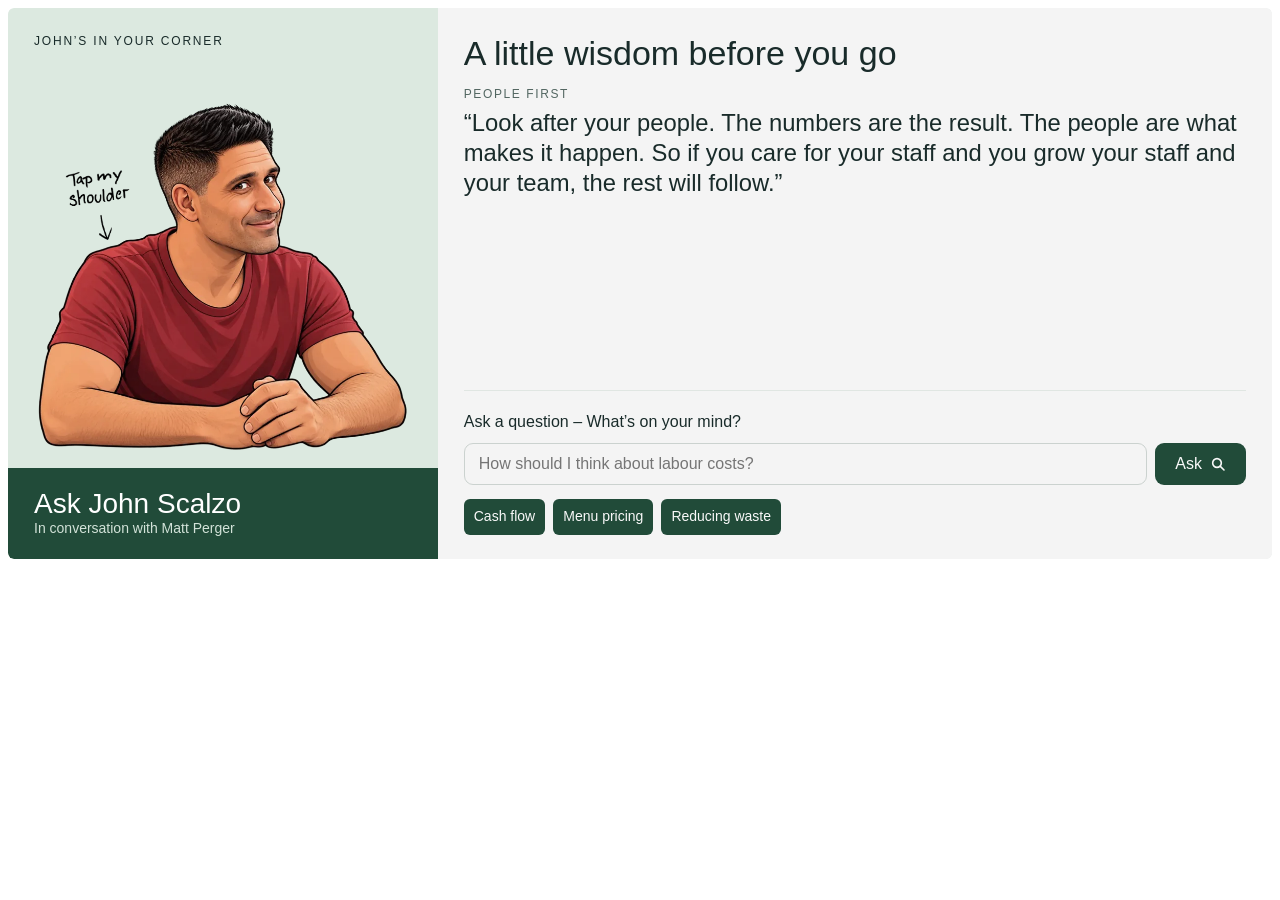
<file: index.html>
<!doctype html>
<html lang="en">
<head>
<meta charset="utf-8">
<meta name="viewport" content="width=device-width, initial-scale=1">
<title>Ask Scalzo</title>
</head>
<body>
<style>body.is-embed{margin:0}</style>
<link rel="stylesheet" href="https://brygmanden.github.io/ask_scalzo/ask-scalzo.css">
<div id="asz-mount"></div>
<script src="https://brygmanden.github.io/ask_scalzo/ask-scalzo.js" defer></script>
<script>
(function () {
  let lastHeight = 0;
  const THRESHOLD = 2; // Ignore size variations smaller than 2px

  function sendHeight() {
    // Measure body offsetHeight or root scrollHeight
    const body = document.body;

    if (!body) return;

    // Use max of content boundaries, avoiding 100% viewport locking
    let currentHeight = Math.max(body.scrollHeight, body.offsetHeight);

    // Add extra threshold to make sure there is now scrollbar
    currentHeight = currentHeight;

    // Only update if the height difference exceeds our threshold
    if (Math.abs(currentHeight - lastHeight) >= THRESHOLD) {
      lastHeight = currentHeight;
      window.parent.postMessage(
        {
          type: "RESIZE_IFRAME",
          height: currentHeight,
        },
        "*",
      );
    }
  }

  // Set is-embed class on body if embed parameter is present in the URL
  function checkEmbed() {
    if (new URLSearchParams(window.location.search).get("embed") === "1") {
      document.body.classList.add("is-embed");
    }
  }

  // 1. ResizeObserver handles all content/layout size changes.
  //    DO NOT listen to window 'resize' as iframe resizing triggers it circularly.
  const resizeObserver = new ResizeObserver(() => {
    // Debounce with requestAnimationFrame to prevent multiple calls per frame
    window.requestAnimationFrame(sendHeight);
  });

  // Start observing body once DOM is ready
  if (document.body) {
    checkEmbed();
    resizeObserver.observe(document.body);
  } else {
    window.addEventListener("DOMContentLoaded", () => {
      checkEmbed();
      resizeObserver.observe(document.body);
    });
  }

  // 2. Ensure initial height measurement after images/fonts finish loading
  window.addEventListener("load", sendHeight);

  // Send the height again even if it has not changed, for a parent page whose
  // listener starts late (WordPress speed plugins often delay page scripts).
  function resendHeight() {
    lastHeight = 0;
    sendHeight();
  }

  // 3. Send as soon as the app has rendered (ask-scalzo.js fires "asz:loaded").
  window.addEventListener("asz:loaded", () => {
    window.requestAnimationFrame(resendHeight);
  });

  // 4. Keep resending every 2 seconds while the page is visible.
  setInterval(() => {
    if (document.visibilityState !== "hidden") resendHeight();
  }, 2000);
})();
</script>
</body>
</html>
</file>
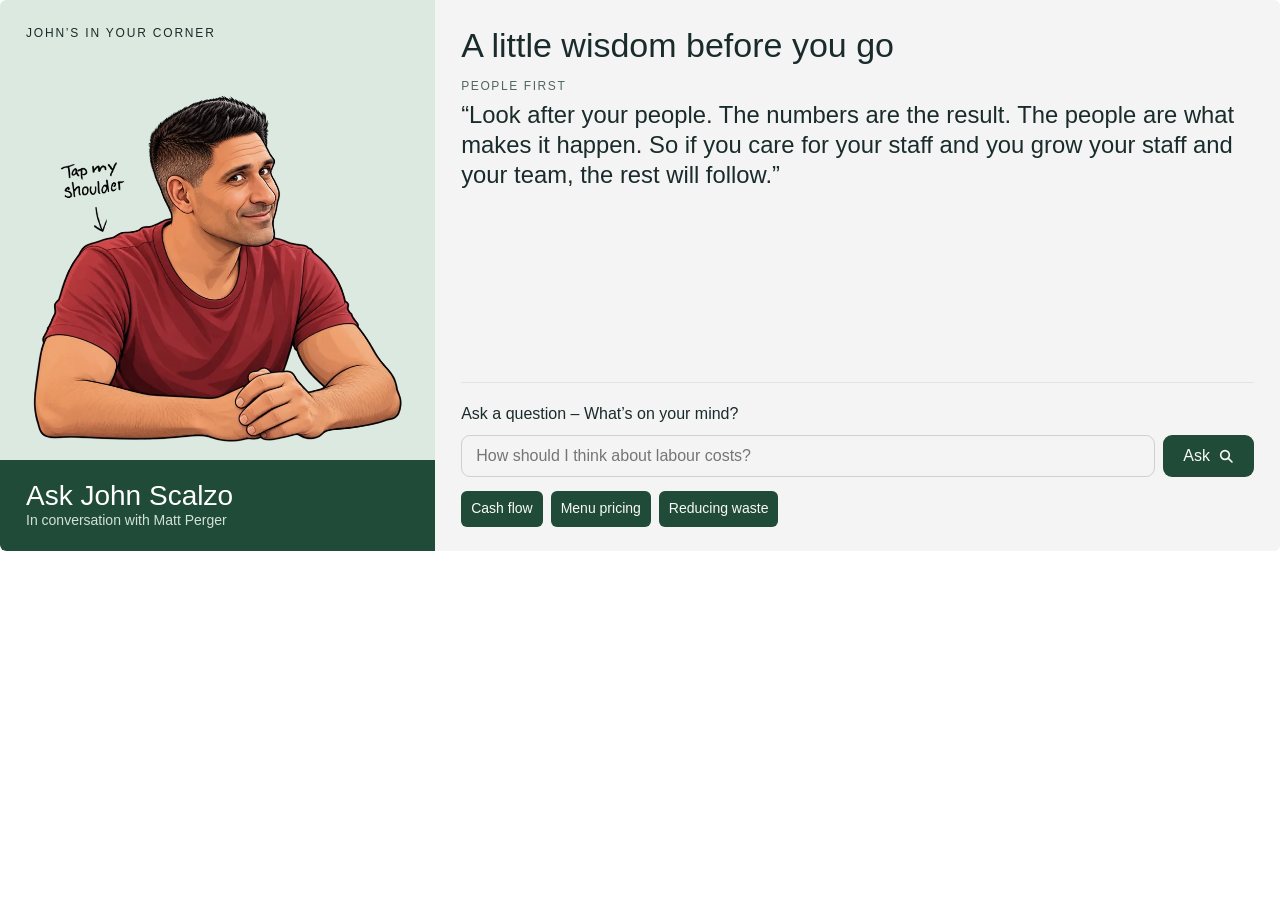
<file: index_wp.html>
<!doctype html>
<html lang="en">
<head>
<meta charset="utf-8">
<meta name="viewport" content="width=device-width, initial-scale=1">
<title>Ask Scalzo</title>
</head>
<body>
<style>html,body{margin:0;padding:0;background:transparent}</style>
<link rel="stylesheet" href="https://brygmanden.github.io/ask_scalzo/ask-scalzo_wp.css">
<div id="asz-mount"></div>
<script src="https://brygmanden.github.io/ask_scalzo/ask-scalzo_wp.js" defer></script>
</body>
</html>
</file>
